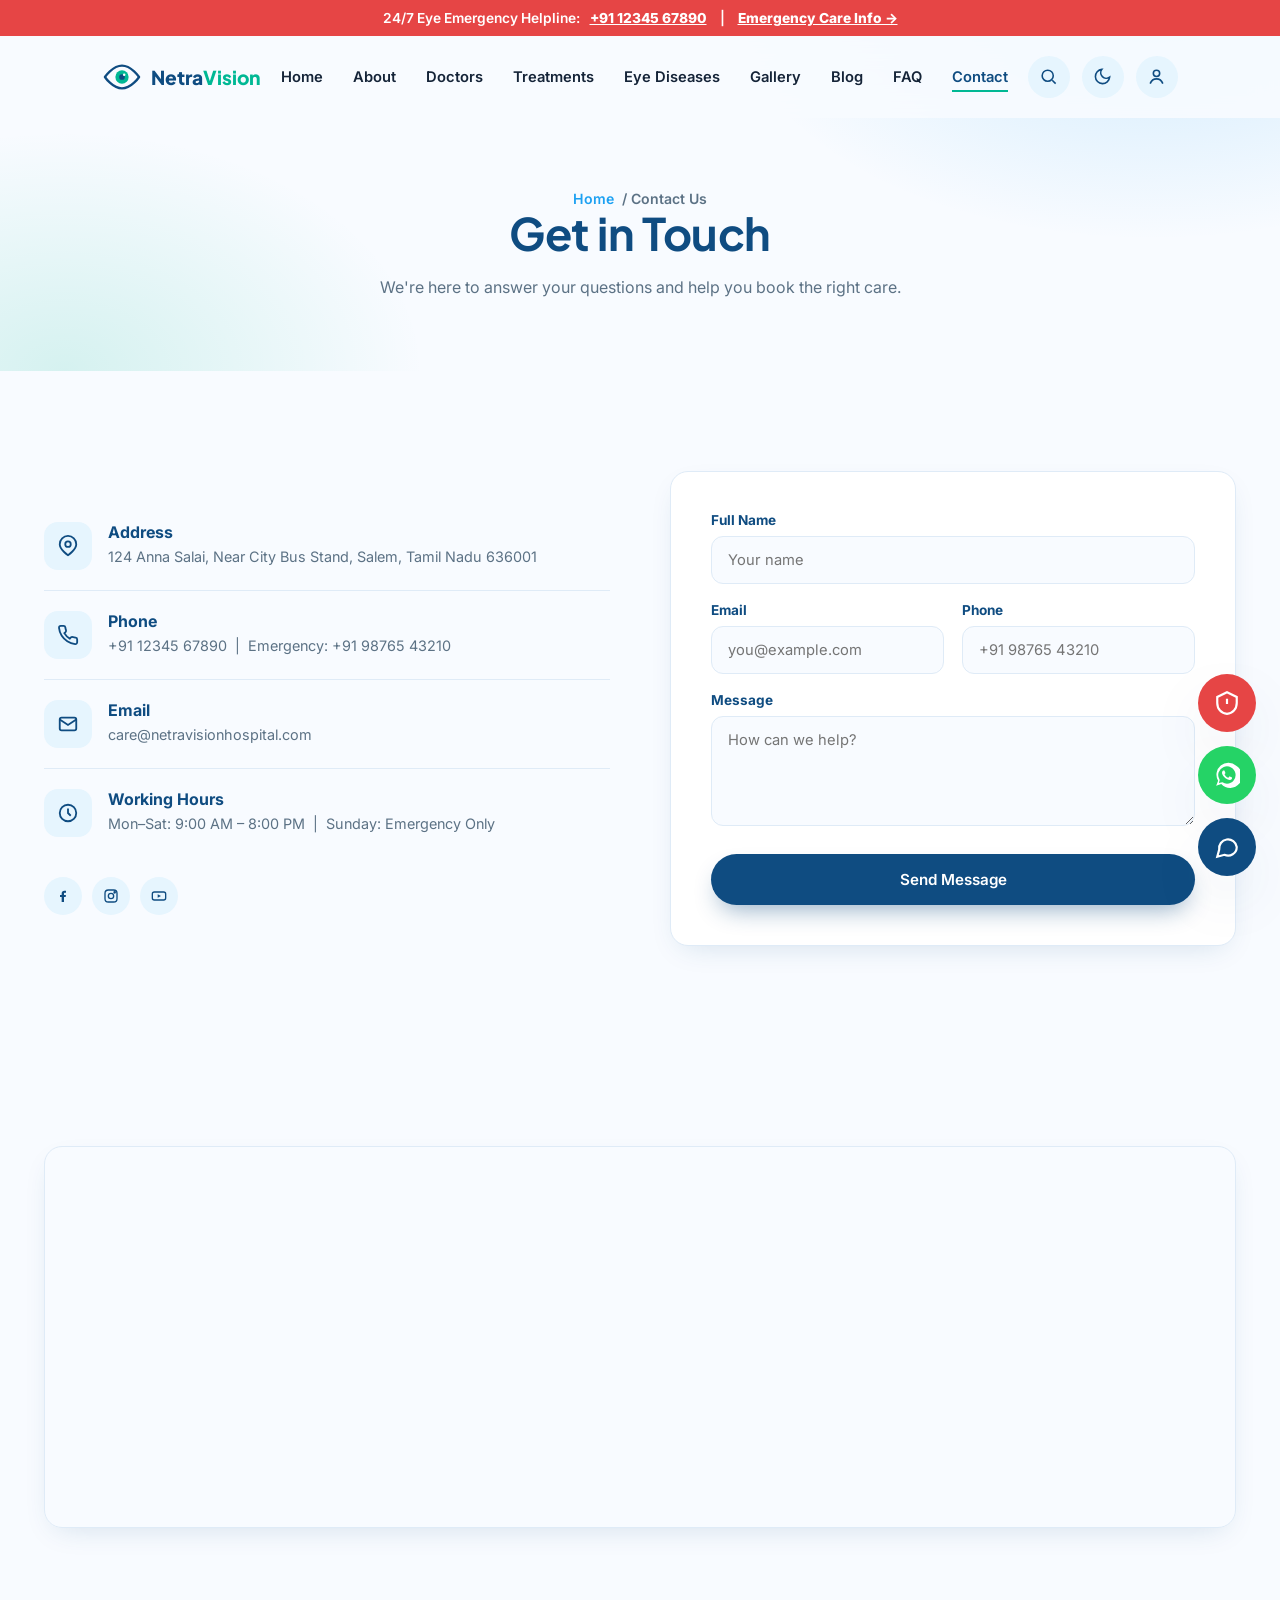
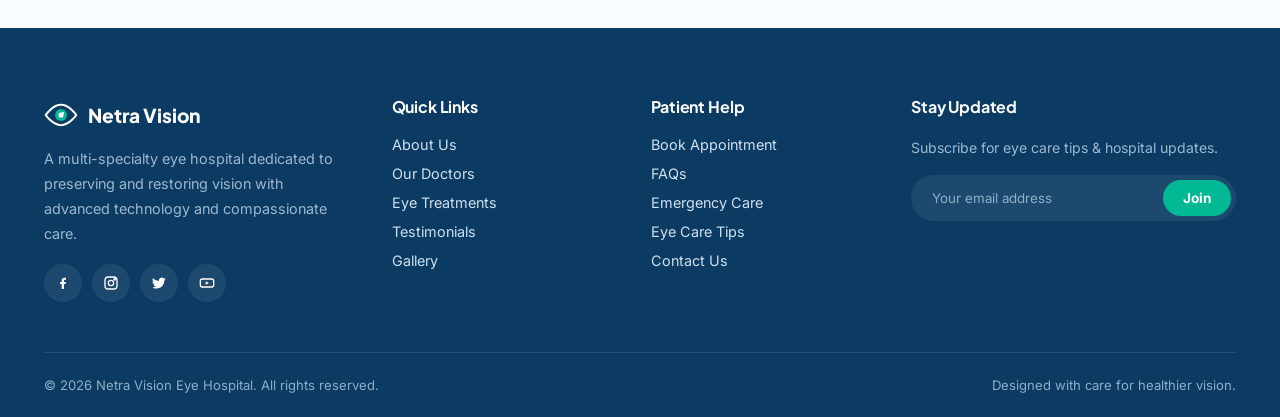
<file: contact.html>
<!DOCTYPE html>
<html lang="en">
<head>
<meta charset="UTF-8">
<meta name="viewport" content="width=device-width, initial-scale=1.0">
<title>Contact Us — Netra Vision Eye Hospital</title>
<link rel="preconnect" href="https://fonts.googleapis.com">
<link href="https://fonts.googleapis.com/css2?family=Plus+Jakarta+Sans:wght@500;700;800&family=Inter:wght@400;500;600;700&display=swap" rel="stylesheet">
<link rel="stylesheet" href="css/style.css">
</head>
<body>

<div id="app-header"></div>

<main>
  <section class="page-banner">
    <div class="container">
      <div class="breadcrumb"><a href="index.html">Home</a> / Contact Us</div>
      <h1>Get in Touch</h1>
      <p style="max-width:560px;margin:0 auto;">We're here to answer your questions and help you book the right care.</p>
    </div>
  </section>

  <section class="section">
    <div class="container two-col">
      <div data-aos="left">
        <div class="contact-info-item">
          <div class="ci-icon"><svg viewBox="0 0 24 24" fill="none" stroke="currentColor" stroke-width="2"><path d="M21 10c0 6-9 12-9 12S3 16 3 10a9 9 0 0118 0z"/><circle cx="12" cy="10" r="3"/></svg></div>
          <div><b>Address</b><span>124 Anna Salai, Near City Bus Stand, Salem, Tamil Nadu 636001</span></div>
        </div>
        <div class="contact-info-item">
          <div class="ci-icon"><svg viewBox="0 0 24 24" fill="none" stroke="currentColor" stroke-width="2"><path d="M22 16.9v3a2 2 0 01-2.2 2 19.8 19.8 0 01-8.6-3 19.5 19.5 0 01-6-6 19.8 19.8 0 01-3-8.7A2 2 0 014.1 2h3a2 2 0 012 1.7c.1 1 .3 2 .7 3a2 2 0 01-.5 2.1L8 10a16 16 0 006 6l1.2-1.3a2 2 0 012.1-.5c1 .4 2 .6 3 .7a2 2 0 011.7 2z"/></svg></div>
          <div><b>Phone</b><span>+91 12345 67890 &nbsp;|&nbsp; Emergency: +91 98765 43210</span></div>
        </div>
        <div class="contact-info-item">
          <div class="ci-icon"><svg viewBox="0 0 24 24" fill="none" stroke="currentColor" stroke-width="2"><rect x="3" y="5" width="18" height="14" rx="2"/><path d="M3 7l9 6 9-6"/></svg></div>
          <div><b>Email</b><span>care@netravisionhospital.com</span></div>
        </div>
        <div class="contact-info-item" style="border-bottom:none;">
          <div class="ci-icon"><svg viewBox="0 0 24 24" fill="none" stroke="currentColor" stroke-width="2"><circle cx="12" cy="12" r="9"/><path d="M12 7v5l3 3"/></svg></div>
          <div><b>Working Hours</b><span>Mon–Sat: 9:00 AM – 8:00 PM &nbsp;|&nbsp; Sunday: Emergency Only</span></div>
        </div>
        <div class="footer-social" style="margin-top:20px;">
          <a href="#" aria-label="Facebook" style="background:var(--sky-blue-soft)"><svg viewBox="0 0 24 24" fill="var(--dark-blue)"><path d="M13.5 21v-7.5h2.5l.4-3H13.5V8.5c0-.9.25-1.5 1.55-1.5H16.5V4.3C16.2 4.26 15.2 4.17 14 4.17c-2.4 0-4 1.46-4 4.15V10.5H7.5v3H10V21h3.5z"/></svg></a>
          <a href="#" aria-label="Instagram" style="background:var(--sky-blue-soft)"><svg viewBox="0 0 24 24" fill="none" stroke="var(--dark-blue)" stroke-width="2"><rect x="3" y="3" width="18" height="18" rx="5"/><circle cx="12" cy="12" r="4"/><circle cx="17.5" cy="6.5" r="1"/></svg></a>
          <a href="#" aria-label="YouTube" style="background:var(--sky-blue-soft)"><svg viewBox="0 0 24 24" fill="none" stroke="var(--dark-blue)" stroke-width="2"><rect x="2" y="6" width="20" height="12" rx="3"/><path d="M10 9.5l5 2.5-5 2.5z" fill="var(--dark-blue)" stroke="none"/></svg></a>
        </div>
      </div>
      <div data-aos="right">
        <div class="form-card">
          <form data-demo-form>
            <div class="field" style="margin-bottom:18px;"><label>Full Name</label><input type="text" placeholder="Your name" required></div>
            <div class="form-row">
              <div class="field"><label>Email</label><input type="email" placeholder="you@example.com" required></div>
              <div class="field"><label>Phone</label><input type="tel" placeholder="+91 98765 43210" required></div>
            </div>
            <div class="field" style="margin-bottom:24px;"><label>Message</label><textarea placeholder="How can we help?" required></textarea></div>
            <button type="submit" class="btn btn-primary btn-block">Send Message</button>
          </form>
          <div class="form-success">
            <div class="tick"><svg viewBox="0 0 24 24" fill="none" stroke="currentColor" stroke-width="2.5"><path d="M20 6L9 17l-5-5"/></svg></div>
            <h3>Message Sent!</h3>
            <p>Our team will get back to you within one business day.</p>
          </div>
        </div>
      </div>
    </div>
  </section>

  <section class="section">
    <div class="container">
      <div class="map-frame" data-aos="zoom">
        <iframe src="https://www.google.com/maps?q=eye%20hospital%20Salem%20Tamil%20Nadu&output=embed" loading="lazy" allowfullscreen></iframe>
      </div>
    </div>
  </section>
</main>

<div id="app-footer"></div>
<div id="app-floating"></div>
<script src="js/components.js"></script>
<script src="js/main.js"></script>
</body>
</html>
</file>
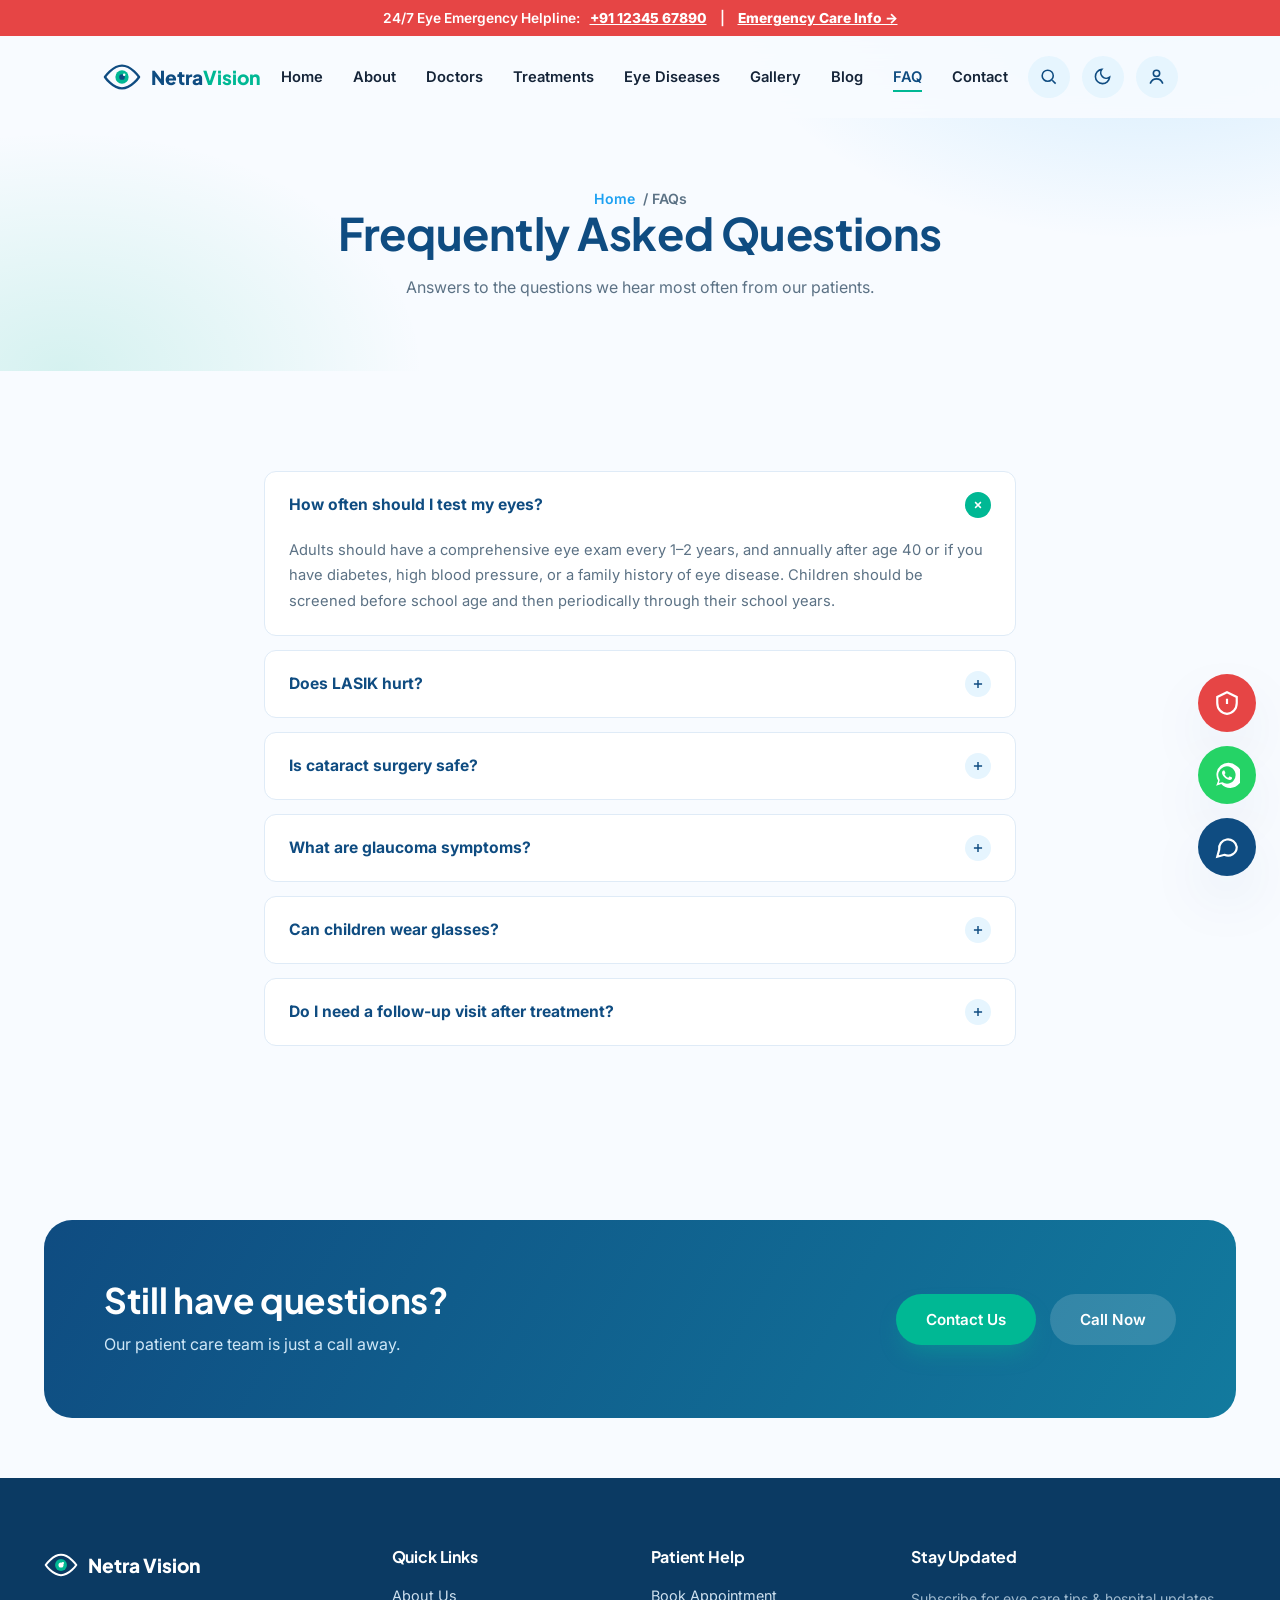
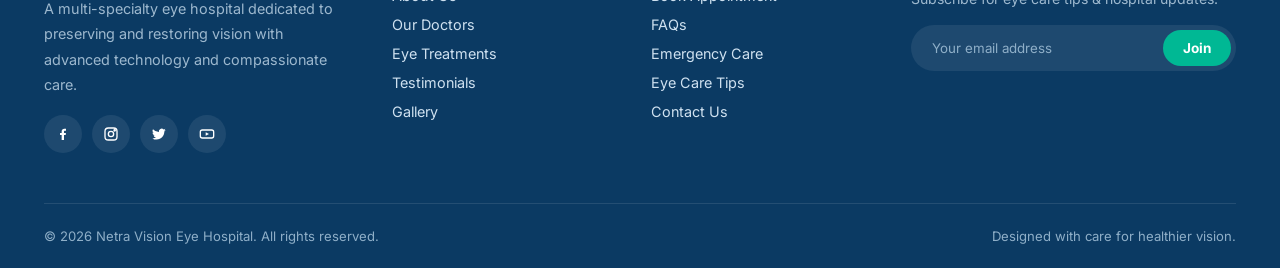
<file: faq.html>
<!DOCTYPE html>
<html lang="en">
<head>
<meta charset="UTF-8">
<meta name="viewport" content="width=device-width, initial-scale=1.0">
<title>FAQs — Netra Vision Eye Hospital</title>
<link rel="preconnect" href="https://fonts.googleapis.com">
<link href="https://fonts.googleapis.com/css2?family=Plus+Jakarta+Sans:wght@500;700;800&family=Inter:wght@400;500;600;700&display=swap" rel="stylesheet">
<link rel="stylesheet" href="css/style.css">
</head>
<body>

<div id="app-header"></div>

<main>
  <section class="page-banner">
    <div class="container">
      <div class="breadcrumb"><a href="index.html">Home</a> / FAQs</div>
      <h1>Frequently Asked Questions</h1>
      <p style="max-width:560px;margin:0 auto;">Answers to the questions we hear most often from our patients.</p>
    </div>
  </section>

  <section class="section">
    <div class="container" style="max-width:800px;">
      <div class="faq-list">
        <div class="faq-item open">
          <div class="faq-q"><span>How often should I test my eyes?</span><span class="plus"><svg width="14" height="14" viewBox="0 0 24 24" fill="none" stroke="currentColor" stroke-width="2.5"><path d="M12 5v14M5 12h14"/></svg></span></div>
          <div class="faq-a"><p>Adults should have a comprehensive eye exam every 1–2 years, and annually after age 40 or if you have diabetes, high blood pressure, or a family history of eye disease. Children should be screened before school age and then periodically through their school years.</p></div>
        </div>
        <div class="faq-item">
          <div class="faq-q"><span>Does LASIK hurt?</span><span class="plus"><svg width="14" height="14" viewBox="0 0 24 24" fill="none" stroke="currentColor" stroke-width="2.5"><path d="M12 5v14M5 12h14"/></svg></span></div>
          <div class="faq-a"><p>No. Numbing eye drops are used before the procedure, so patients typically feel only mild pressure, not pain. Some report slight grittiness or light sensitivity for a day or two afterward, which settles quickly.</p></div>
        </div>
        <div class="faq-item">
          <div class="faq-q"><span>Is cataract surgery safe?</span><span class="plus"><svg width="14" height="14" viewBox="0 0 24 24" fill="none" stroke="currentColor" stroke-width="2.5"><path d="M12 5v14M5 12h14"/></svg></span></div>
          <div class="faq-a"><p>Cataract surgery is one of the safest and most commonly performed surgeries worldwide, with a very high success rate. Our femtosecond laser-assisted technique further reduces risk and speeds up recovery time.</p></div>
        </div>
        <div class="faq-item">
          <div class="faq-q"><span>What are glaucoma symptoms?</span><span class="plus"><svg width="14" height="14" viewBox="0 0 24 24" fill="none" stroke="currentColor" stroke-width="2.5"><path d="M12 5v14M5 12h14"/></svg></span></div>
          <div class="faq-a"><p>Early-stage glaucoma often has no noticeable symptoms, which is why it's called the "silent thief of sight." As it progresses, it can cause gradual peripheral vision loss, eye pain, and halos around lights. Regular pressure checks are the best way to catch it early.</p></div>
        </div>
        <div class="faq-item">
          <div class="faq-q"><span>Can children wear glasses?</span><span class="plus"><svg width="14" height="14" viewBox="0 0 24 24" fill="none" stroke="currentColor" stroke-width="2.5"><path d="M12 5v14M5 12h14"/></svg></span></div>
          <div class="faq-a"><p>Yes, children can safely wear prescription glasses at any age, and early correction is important for proper visual development. Our pediatric team fits comfortable, durable frames designed specifically for young patients.</p></div>
        </div>
        <div class="faq-item">
          <div class="faq-q"><span>Do I need a follow-up visit after treatment?</span><span class="plus"><svg width="14" height="14" viewBox="0 0 24 24" fill="none" stroke="currentColor" stroke-width="2.5"><path d="M12 5v14M5 12h14"/></svg></span></div>
          <div class="faq-a"><p>Yes. Follow-up visits let your doctor confirm healing is on track and adjust medication if needed. Your care coordinator will schedule these automatically after your procedure.</p></div>
        </div>
      </div>
    </div>
  </section>

  <section class="section-tight">
    <div class="container">
      <div class="cta-banner" data-aos="zoom">
        <div><h2>Still have questions?</h2><p>Our patient care team is just a call away.</p></div>
        <div class="cta-actions"><a href="contact.html" class="btn btn-accent">Contact Us</a><a href="tel:+911234567890" class="btn" style="background:rgba(255,255,255,.15);color:#fff;">Call Now</a></div>
      </div>
    </div>
  </section>
</main>

<div id="app-footer"></div>
<div id="app-floating"></div>
<script src="js/components.js"></script>
<script src="js/main.js"></script>
</body>
</html>
</file>
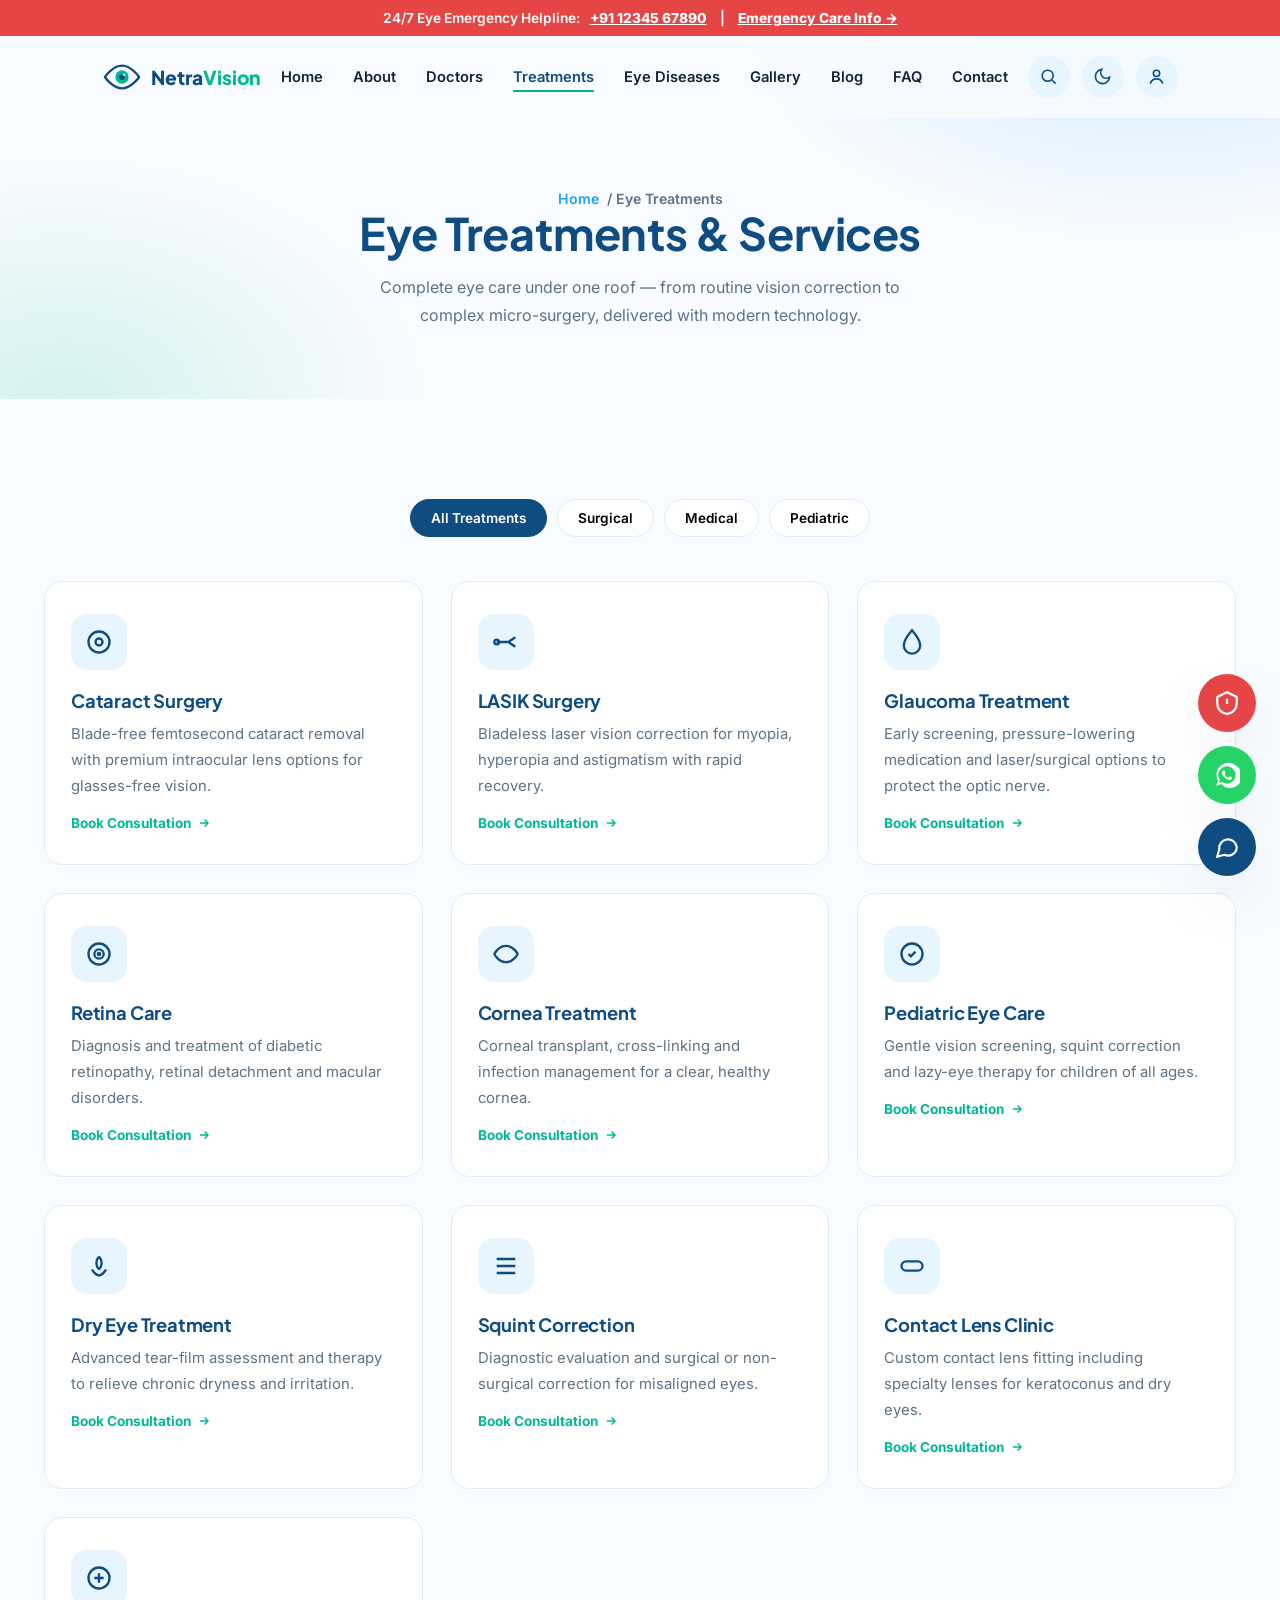
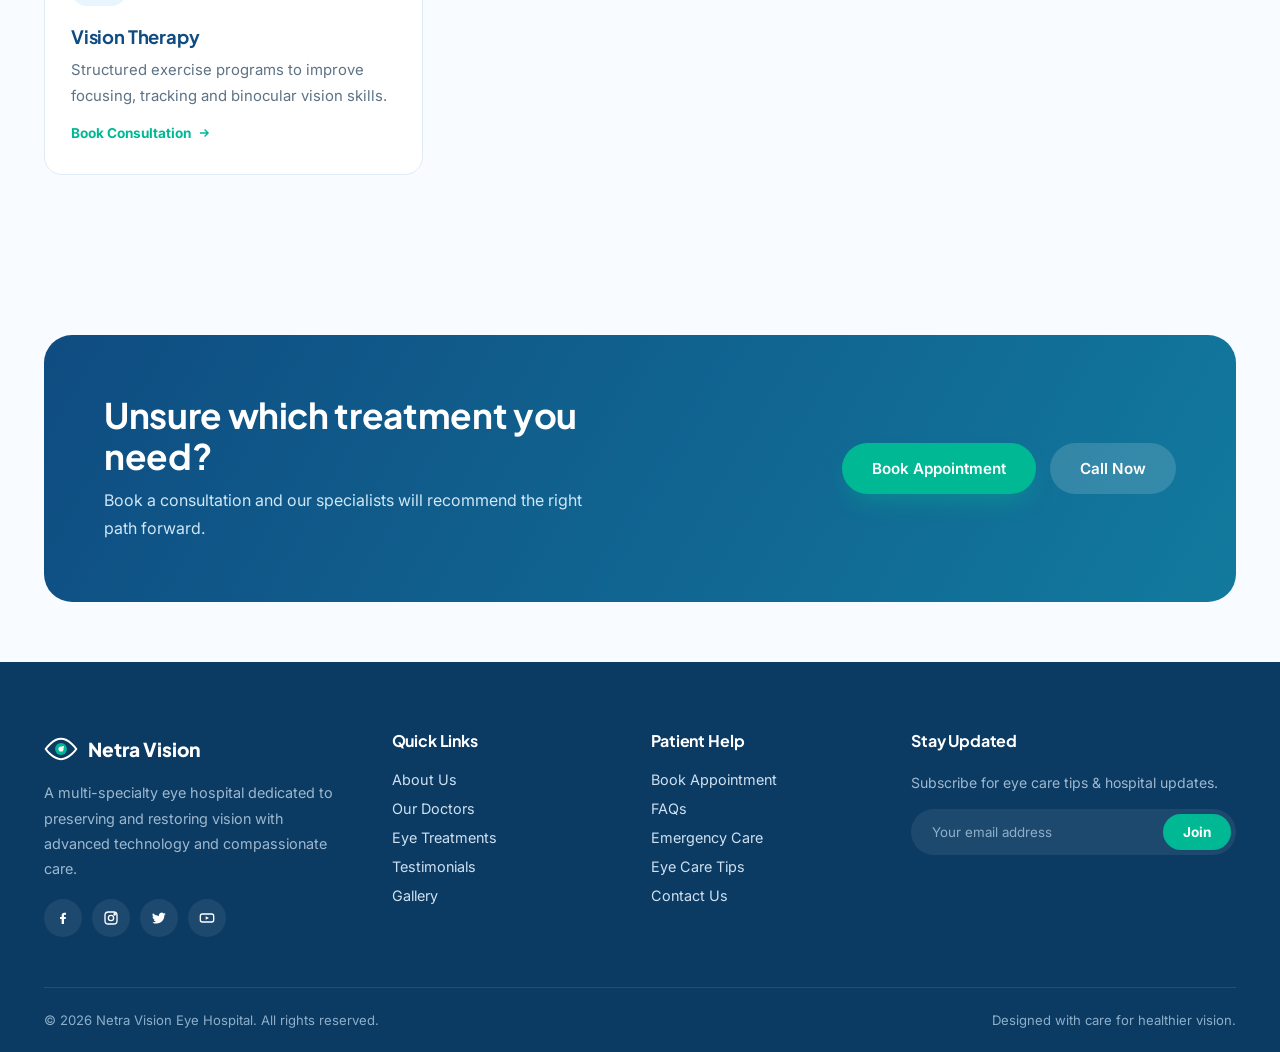
<file: treatments.html>
<!DOCTYPE html>
<html lang="en">
<head>
<meta charset="UTF-8">
<meta name="viewport" content="width=device-width, initial-scale=1.0">
<title>Eye Treatments & Services — Netra Vision Eye Hospital</title>
<link rel="preconnect" href="https://fonts.googleapis.com">
<link href="https://fonts.googleapis.com/css2?family=Plus+Jakarta+Sans:wght@500;700;800&family=Inter:wght@400;500;600;700&display=swap" rel="stylesheet">
<link rel="stylesheet" href="css/style.css">
</head>
<body>

<div id="app-header"></div>

<main>
  <section class="page-banner">
    <div class="container">
      <div class="breadcrumb"><a href="index.html">Home</a> / Eye Treatments</div>
      <h1>Eye Treatments &amp; Services</h1>
      <p style="max-width:580px;margin:0 auto;">Complete eye care under one roof — from routine vision correction to complex micro-surgery, delivered with modern technology.</p>
    </div>
  </section>

  <section class="section">
    <div class="container">
      <div class="doc-filters" data-aos="up">
        <button class="filter-chip active" data-tfilter="all">All Treatments</button>
        <button class="filter-chip" data-tfilter="surgical">Surgical</button>
        <button class="filter-chip" data-tfilter="medical">Medical</button>
        <button class="filter-chip" data-tfilter="pediatric">Pediatric</button>
      </div>
      <div class="grid grid-3" id="treatmentGrid"></div>
    </div>
  </section>

  <section class="section-tight">
    <div class="container">
      <div class="cta-banner" data-aos="zoom">
        <div><h2>Unsure which treatment you need?</h2><p>Book a consultation and our specialists will recommend the right path forward.</p></div>
        <div class="cta-actions"><a href="appointment.html" class="btn btn-accent">Book Appointment</a><a href="tel:+911234567890" class="btn" style="background:rgba(255,255,255,.15);color:#fff;">Call Now</a></div>
      </div>
    </div>
  </section>
</main>

<div id="app-footer"></div>
<div id="app-floating"></div>
<script src="js/components.js"></script>
<script src="js/main.js"></script>
<script>
const treatments = [
  {type:'surgical', title:'Cataract Surgery', desc:'Blade-free femtosecond cataract removal with premium intraocular lens options for glasses-free vision.', icon:'<circle cx="12" cy="12" r="9"/><circle cx="12" cy="12" r="3"/>'},
  {type:'surgical', title:'LASIK Surgery', desc:'Bladeless laser vision correction for myopia, hyperopia and astigmatism with rapid recovery.', icon:'<path d="M4 12h10M14 12l6-4M14 12l6 4"/><circle cx="4" cy="12" r="2"/>'},
  {type:'medical', title:'Glaucoma Treatment', desc:'Early screening, pressure-lowering medication and laser/surgical options to protect the optic nerve.', icon:'<path d="M12 2s7 8 7 13a7 7 0 01-14 0c0-5 7-13 7-13z"/>'},
  {type:'surgical', title:'Retina Care', desc:'Diagnosis and treatment of diabetic retinopathy, retinal detachment and macular disorders.', icon:'<circle cx="12" cy="12" r="9"/><circle cx="12" cy="12" r="4"/><circle cx="12" cy="12" r="1"/>'},
  {type:'surgical', title:'Cornea Treatment', desc:'Corneal transplant, cross-linking and infection management for a clear, healthy cornea.', icon:'<path d="M2 12s3.5-7 10-7 10 7 10 7-3.5 7-10 7-10-7-10-7z"/>'},
  {type:'pediatric', title:'Pediatric Eye Care', desc:'Gentle vision screening, squint correction and lazy-eye therapy for children of all ages.', icon:'<path d="M9 12l2 2 4-4"/><circle cx="12" cy="12" r="9"/>'},
  {type:'medical', title:'Dry Eye Treatment', desc:'Advanced tear-film assessment and therapy to relieve chronic dryness and irritation.', icon:'<path d="M12 4c-3 3-3 8 0 11M12 4c3 3 3 8 0 11" /><path d="M6 15c1.5 3 4.5 5 6 5s4.5-2 6-5"/>'},
  {type:'pediatric', title:'Squint Correction', desc:'Diagnostic evaluation and surgical or non-surgical correction for misaligned eyes.', icon:'<path d="M4 12h16M4 6h16M4 18h16"/>'},
  {type:'medical', title:'Contact Lens Clinic', desc:'Custom contact lens fitting including specialty lenses for keratoconus and dry eyes.', icon:'<rect x="3" y="8" width="18" height="8" rx="4"/>'},
  {type:'medical', title:'Vision Therapy', desc:'Structured exercise programs to improve focusing, tracking and binocular vision skills.', icon:'<path d="M12 8v8M8 12h8"/><circle cx="12" cy="12" r="9"/>'},
];
document.getElementById('treatmentGrid').innerHTML = treatments.map(t=>`
  <div class="card" data-aos="up" data-ttype="${t.type}">
    <div class="card-icon"><svg viewBox="0 0 24 24" fill="none" stroke="currentColor" stroke-width="2">${t.icon}</svg></div>
    <h3>${t.title}</h3><p>${t.desc}</p>
    <a href="appointment.html" class="card-link">Book Consultation
      <svg viewBox="0 0 24 24" fill="none" stroke="currentColor" stroke-width="2.4"><path d="M5 12h14M13 6l6 6-6 6"/></svg>
    </a>
  </div>`).join('');
</script>
</body>
</html>
</file>
<file: css/style.css>
html,
body{
    width:100%;
    overflow-x:hidden;
}
:root{
  --dark-blue:#0F4C81;
  --dark-blue-2:#0B3A63;
  --sky-blue:#1DA1F2;
  --sky-blue-soft:#E6F5FE;
  --green:#00B894;
  --green-soft:#E4FBF4;
  --bg:#F8FBFF;
  --white:#FFFFFF;
  --text:#152438;
  --text-mute:#5C7285;
  --line:#DFEBF7;
  --shadow:0 10px 30px -12px rgba(15,76,129,.18);
  --shadow-lg:0 25px 60px -15px rgba(15,76,129,.25);
  --radius:18px;
  --radius-sm:12px;
  --ease:cubic-bezier(.22,1,.36,1);
  --header-h:120px;
}

[data-theme="dark"]{
  --bg:#08131F;
  --white:#0E1F31;
  --text:#EAF4FF;
  --text-mute:#94ABC2;
  --line:#173047;
  --sky-blue-soft:#0F2C42;
  --green-soft:#0B2E28;
  --shadow:0 10px 30px -12px rgba(0,0,0,.5);
}

*,*::before,*::after{box-sizing:border-box;}
html{scroll-behavior:smooth;}
body{
  margin:0;
  font-family:'Inter',sans-serif;
  background:var(--bg);
  color:var(--text);
  -webkit-font-smoothing:antialiased;
  overflow-x:hidden;
  transition:background .4s var(--ease),color .4s var(--ease);
}
h1,h2,h3,h4,.display{
  font-family:'Plus Jakarta Sans',sans-serif;
  color:var(--dark-blue);
  line-height:1.15;
  margin:0;
  letter-spacing:-.01em;
}
[data-theme="dark"] h1,[data-theme="dark"] h2,[data-theme="dark"] h3,[data-theme="dark"] h4{color:var(--white-text,#EAF4FF);}
p{color:var(--text-mute);line-height:1.75;margin:0;}
a{text-decoration:none;color:inherit;}
img{max-width:100%;display:block;}
ul{margin:0;padding:0;list-style:none;}
button{font-family:inherit;cursor:pointer;border:none;background:none;}
.container{max-width:1240px;margin:0 auto;padding:0 24px;}
.section{padding:100px 0;}
.section-tight{padding:60px 0;}
@media(max-width:768px){.section{padding:64px 0;} .section-tight{padding:40px 0;}}

.eyebrow{
  display:inline-flex;align-items:center;gap:8px;
  font-size:.78rem;font-weight:700;letter-spacing:.14em;text-transform:uppercase;
  color:var(--green);background:var(--green-soft);
  padding:8px 16px;border-radius:100px;margin-bottom:18px;
}
.eyebrow svg{width:14px;height:14px;}

.section-head{max-width:640px;margin:0 auto 56px;text-align:center;}
.section-head h2{font-size:clamp(1.8rem,3.2vw,2.6rem);margin-bottom:14px;}
.section-head p{font-size:1.05rem;}

/* ---------- Buttons ---------- */
.btn{
  display:inline-flex;align-items:center;justify-content:center;gap:10px;
  padding:16px 30px;border-radius:100px;font-weight:600;font-size:.95rem;
  transition:transform .35s var(--ease),box-shadow .35s var(--ease),background .3s;
  white-space:nowrap;
}
.btn-primary{background:var(--dark-blue);color:#fff;box-shadow:0 12px 24px -8px rgba(15,76,129,.45);}
.btn-primary:hover{transform:translateY(-3px);box-shadow:0 18px 30px -8px rgba(15,76,129,.5);background:var(--dark-blue-2);}
.btn-outline{background:transparent;color:var(--dark-blue);border:1.5px solid var(--dark-blue);}
[data-theme="dark"] .btn-outline{color:#EAF4FF;border-color:#3a5a78;}
.btn-outline:hover{background:var(--dark-blue);color:#fff;transform:translateY(-3px);}
.btn-accent{background:var(--green);color:#fff;box-shadow:0 12px 24px -8px rgba(0,184,148,.45);}
.btn-accent:hover{transform:translateY(-3px);box-shadow:0 18px 30px -8px rgba(0,184,148,.5);}
.btn-sm{padding:11px 22px;font-size:.85rem;}
.btn-block{width:100%;}

/* ============================================================
   LOADER — animated eye opening
   ============================================================ */
#site-loader{
  position:fixed;inset:0;z-index:9999;
  background:linear-gradient(160deg,#0B3A63,#0F4C81 55%,#127a9e);
  display:flex;align-items:center;justify-content:center;flex-direction:column;gap:22px;
  transition:opacity .7s var(--ease),visibility .7s var(--ease);
}
#site-loader.hide{opacity:0;visibility:hidden;pointer-events:none;}
.eye-wrap{position:relative;width:130px;height:130px;border-radius:50%;background:#fff;overflow:hidden;box-shadow:0 0 0 6px rgba(255,255,255,.15),0 20px 50px -10px rgba(0,0,0,.4);}
.eye-white{position:absolute;inset:0;border-radius:50%;background:#fff;display:flex;align-items:center;justify-content:center;}
.eye-iris{width:58px;height:58px;border-radius:50%;background:var(--sky-blue);display:flex;align-items:center;justify-content:center;position:relative;opacity:0;animation:irisIn .6s 1.05s var(--ease) forwards;}
.eye-pupil{width:26px;height:26px;border-radius:50%;background:#0B3A63;position:relative;}
.eye-sparkle{position:absolute;top:9px;left:10px;width:9px;height:9px;background:#fff;border-radius:50%;}
.eye-lid{position:absolute;left:-2px;right:-2px;height:52%;background:linear-gradient(180deg,var(--dark-blue-2),var(--dark-blue));}
.eye-lid.top{top:-1px;animation:lidTop 1s .25s var(--ease) forwards;}
.eye-lid.bottom{bottom:-1px;animation:lidBottom 1s .25s var(--ease) forwards;}
@keyframes lidTop{to{transform:translateY(-100%);}}
@keyframes lidBottom{to{transform:translateY(100%);}}
@keyframes irisIn{from{opacity:0;transform:scale(.3);}to{opacity:1;transform:scale(1);}}
.loader-text{color:#fff;font-family:'Plus Jakarta Sans',sans-serif;letter-spacing:.06em;font-size:.95rem;opacity:.9;}
.loader-bar{width:160px;height:3px;border-radius:10px;background:rgba(255,255,255,.25);overflow:hidden;}
.loader-bar span{display:block;height:100%;width:0%;background:var(--green);border-radius:10px;animation:loadBar 3s var(--ease) forwards;}
@keyframes loadBar{to{width:100%;}}

/* ============================================================
   NAVBAR
   ============================================================ */
.header-fixed{position:fixed;top:0;left:0;right:0;z-index:900;}
.navbar{
  height:82px;display:flex;align-items:center;
  background:rgba(248,251,255,.9);backdrop-filter:blur(14px);
  border-bottom:1px solid transparent;
  transition:background .35s,box-shadow .35s,border-color .35s;
}
[data-theme="dark"] .navbar{background:rgba(8,19,31,.75);}
.navbar.scrolled{background:rgba(248,251,255,.94);box-shadow:0 8px 30px -14px rgba(15,76,129,.25);border-color:var(--line);}
[data-theme="dark"] .navbar.scrolled{background:rgba(8,19,31,.94);}
.navbar .container{display:flex;align-items:center;justify-content:space-between;gap:20px;}
.brand{display:flex;align-items:center;gap:10px;font-family:'Plus Jakarta Sans';font-weight:800;font-size:1.2rem;color:var(--dark-blue);}
[data-theme="dark"] .brand{color:#EAF4FF;}
.brand .eye-logo{width:38px;height:38px;flex:none;}
.brand span em{color:var(--green);font-style:normal;}

.nav-links{display:flex;align-items:center;gap:30px;}
.nav-links a{
  font-size:.92rem;font-weight:600;color:var(--text);position:relative;padding:6px 0;
}
.nav-links a::after{content:'';position:absolute;left:0;bottom:0;height:2px;width:0;background:var(--green);transition:width .3s var(--ease);}
.nav-links a:hover::after,.nav-links a.active::after{width:100%;}
.nav-links a.active{color:var(--dark-blue);}
[data-theme="dark"] .nav-links a.active{color:var(--sky-blue);}

.nav-actions{display:flex;align-items:center;gap:12px;}
.icon-btn{
  width:42px;height:42px;border-radius:50%;display:flex;align-items:center;justify-content:center;
  background:var(--sky-blue-soft);color:var(--dark-blue);transition:background .3s,transform .3s,color .3s;
}
[data-theme="dark"] .icon-btn{color:#EAF4FF;}
.icon-btn:hover{background:var(--green);color:#fff;transform:translateY(-2px);}
.icon-btn svg{width:19px;height:19px;}
.hamburger{display:none;width:42px;height:42px;border-radius:50%;background:var(--sky-blue-soft);align-items:center;justify-content:center;flex-direction:column;gap:5px;}
.hamburger span{width:19px;height:2px;background:var(--dark-blue);border-radius:2px;transition:all .3s;}
[data-theme="dark"] .hamburger span{background:#EAF4FF;}

.mobile-panel{
  position:fixed;top:var(--header-h);left:0;right:0;bottom:0;background:var(--bg);
  z-index:850;transform:translateX(100%);transition:transform .45s var(--ease);
  padding:30px 24px;overflow-y:auto;
}
.mobile-panel.open{transform:translateX(0);}
.mobile-panel a{display:block;padding:16px 4px;font-size:1.05rem;font-weight:600;border-bottom:1px solid var(--line);}
@media(max-width:960px){
  .nav-links{display:none;}
  .hamburger{display:flex;}
}
@media(min-width:961px){.mobile-panel{display:none;}}

/* ============================================================
   HERO
   ============================================================ */
.hero{
  position:relative;padding:calc(var(--header-h) + 60px) 0 90px;overflow:hidden;
  background:
    radial-gradient(900px 500px at 85% -10%, rgba(29,161,242,.16), transparent 60%),
    radial-gradient(700px 500px at -10% 110%, rgba(0,184,148,.14), transparent 60%),
    var(--bg);
}
.hero .container{display:grid;grid-template-columns:1.05fr .95fr;gap:50px;align-items:center;}
.hero-copy h1{font-size:clamp(2.3rem,4.6vw,3.6rem);margin-bottom:20px;}
.hero-copy h1 em{font-style:normal;color:var(--green);position:relative;}
.hero-copy p{font-size:1.12rem;max-width:520px;margin-bottom:32px;}
.hero-actions{display:flex;gap:16px;flex-wrap:wrap;margin-bottom:44px;}
.hero-stats{display:flex;gap:34px;flex-wrap:wrap;}
.hero-stat b{display:block;font-family:'Plus Jakarta Sans';font-size:1.7rem;color:var(--dark-blue);}
[data-theme="dark"] .hero-stat b{color:#EAF4FF;}
.hero-stat span{font-size:.82rem;color:var(--text-mute);}

.hero-visual{position:relative;}
.hero-visual .frame{
  position:relative;border-radius:28px;overflow:hidden;box-shadow:var(--shadow-lg);
  aspect-ratio:4/4.6;
}
.hero-visual .frame img{width:100%;height:100%;object-fit:cover;}
.floating-card{
  position:absolute;background:var(--white);border-radius:16px;box-shadow:var(--shadow);
  padding:14px 18px;display:flex;align-items:center;gap:12px;animation:floatY 4.5s ease-in-out infinite;
}
.floating-card.card-1{top:8%;left:-38px;}
.floating-card.card-2{bottom:10%;right:-30px;animation-delay:1s;}
.floating-card .fc-icon{width:42px;height:42px;border-radius:12px;background:var(--green-soft);display:flex;align-items:center;justify-content:center;color:var(--green);flex:none;}
.floating-card .fc-icon svg{width:22px;height:22px;}
.floating-card b{display:block;font-size:.95rem;color:var(--dark-blue);}
[data-theme="dark"] .floating-card{background:#0E1F31;}
[data-theme="dark"] .floating-card b{color:#EAF4FF;}
.floating-card span{font-size:.78rem;color:var(--text-mute);}
@keyframes floatY{0%,100%{transform:translateY(0);}50%{transform:translateY(-14px);}}
.eye-watermark{position:absolute;opacity:.06;pointer-events:none;}
@media(max-width:960px){
  .hero .container{grid-template-columns:1fr;}
  .hero-visual{order:-1;max-width:420px;margin:0 auto;}
  .floating-card{display:none;}
}

/* ============================================================
   STATS COUNTER STRIP
   ============================================================ */
.stats-strip{background:var(--dark-blue);padding:56px 0;}
.stats-grid{display:grid;grid-template-columns:repeat(4,1fr);gap:20px;text-align:center;}
.stat-item b{display:block;font-family:'Plus Jakarta Sans';font-size:2.4rem;color:#fff;}
.stat-item span{color:#BBD8EE;font-size:.88rem;font-weight:600;letter-spacing:.03em;}
@media(max-width:768px){.stats-grid{grid-template-columns:repeat(2,1fr);gap:32px;}}

/* ============================================================
   CARDS — generic
   ============================================================ */
.grid{display:grid;gap:28px;}
.grid-3{grid-template-columns:repeat(3,1fr);}
.grid-4{grid-template-columns:repeat(4,1fr);}
.grid-2{grid-template-columns:repeat(2,1fr);}
@media(max-width:960px){.grid-3,.grid-4{grid-template-columns:repeat(2,1fr);}}
@media(max-width:640px){.grid-3,.grid-4,.grid-2{grid-template-columns:1fr;}}

.card{
  background:var(--white);border-radius:var(--radius);padding:32px 26px;border:1px solid var(--line);
  transition:transform .4s var(--ease),box-shadow .4s var(--ease),border-color .4s;
}
.card:hover{transform:translateY(-8px);box-shadow:var(--shadow-lg);border-color:transparent;}
.card-icon{width:56px;height:56px;border-radius:16px;background:var(--sky-blue-soft);color:var(--dark-blue);display:flex;align-items:center;justify-content:center;margin-bottom:20px;transition:background .4s,color .4s;}
.card-icon svg{width:28px;height:28px;}
.card:hover .card-icon{background:var(--green);color:#fff;}
.card h3{font-size:1.15rem;margin-bottom:10px;}
.card p{font-size:.93rem;}
.card-link{display:inline-flex;align-items:center;gap:6px;margin-top:16px;font-weight:700;font-size:.85rem;color:var(--green);}
.card-link svg{width:14px;height:14px;transition:transform .3s;}
.card-link:hover svg{transform:translateX(4px);}

/* Why choose us */
.why-item{display:flex;gap:18px;align-items:flex-start;}
.why-icon{width:52px;height:52px;border-radius:14px;background:var(--green-soft);color:var(--green);display:flex;align-items:center;justify-content:center;flex:none;}
.why-icon svg{width:26px;height:26px;}
.why-item h4{font-size:1.05rem;margin-bottom:6px;}
.why-item p{font-size:.92rem;}

/* ============================================================
   DOCTORS
   ============================================================ */
.doc-card{background:var(--white);border-radius:var(--radius);overflow:hidden;border:1px solid var(--line);transition:transform .4s var(--ease),box-shadow .4s var(--ease);}
.doc-card:hover{transform:translateY(-8px);box-shadow:var(--shadow-lg);}
.doc-photo{position:relative;aspect-ratio:3/3.2;overflow:hidden;}
.doc-photo img{width:100%;height:100%;object-fit:cover;transition:transform .6s var(--ease);}
.doc-card:hover .doc-photo img{transform:scale(1.06);}
.doc-tag{position:absolute;top:14px;left:14px;background:var(--green);color:#fff;font-size:.72rem;font-weight:700;padding:5px 12px;border-radius:100px;}
.doc-body{padding:22px 22px 26px;}
.doc-body h3{font-size:1.15rem;margin-bottom:2px;}
.doc-role{color:var(--sky-blue);font-weight:700;font-size:.85rem;margin-bottom:12px;display:block;}
.doc-meta{display:flex;flex-direction:column;gap:6px;margin-bottom:16px;}
.doc-meta div{display:flex;gap:8px;align-items:center;font-size:.85rem;color:var(--text-mute);}
.doc-meta svg{width:15px;height:15px;color:var(--green);flex:none;}
.doc-filters{display:flex;flex-wrap:wrap;gap:10px;justify-content:center;margin-bottom:44px;}
.filter-chip{padding:10px 20px;border-radius:100px;background:var(--white);border:1px solid var(--line);font-size:.85rem;font-weight:600;transition:.3s;}
.filter-chip.active,.filter-chip:hover{background:var(--dark-blue);color:#fff;border-color:var(--dark-blue);}
.search-bar{display:flex;align-items:center;gap:12px;background:var(--white);border:1px solid var(--line);border-radius:100px;padding:8px 8px 8px 22px;max-width:460px;margin:0 auto 30px;box-shadow:var(--shadow);}
.search-bar input{border:none;outline:none;flex:1;font-family:inherit;font-size:.92rem;background:transparent;color:var(--text);}
.search-bar svg{width:18px;height:18px;color:var(--text-mute);flex:none;}

/* ============================================================
   TESTIMONIALS SLIDER
   ============================================================ */
.t-slider{position:relative;max-width:760px;margin:0 auto;overflow:hidden;}
.t-track{display:flex;transition:transform .6s var(--ease);}
.t-slide{flex:0 0 100%;padding:6px;}
.t-card{background:var(--white);border-radius:var(--radius);padding:40px;text-align:center;border:1px solid var(--line);box-shadow:var(--shadow);}
.t-stars{color:#F5B301;font-size:1.1rem;margin-bottom:16px;letter-spacing:3px;}
.t-quote{font-size:1.08rem;color:var(--text);font-style:italic;margin-bottom:24px;}
.t-person{display:flex;align-items:center;justify-content:center;gap:14px;}
.t-person img{width:52px;height:52px;border-radius:50%;object-fit:cover;}
.t-person b{display:block;color:var(--dark-blue);}
[data-theme="dark"] .t-person b{color:#EAF4FF;}
.t-person span{font-size:.82rem;color:var(--text-mute);}
.t-dots{display:flex;justify-content:center;gap:10px;margin-top:26px;}
.t-dots button{width:9px;height:9px;border-radius:50%;background:var(--line);transition:.3s;}
.t-dots button.active{background:var(--green);width:26px;border-radius:6px;}
.t-arrow{position:absolute;top:50%;transform:translateY(-50%);width:46px;height:46px;border-radius:50%;background:var(--white);box-shadow:var(--shadow);display:flex;align-items:center;justify-content:center;color:var(--dark-blue);z-index:5;}
.t-arrow.prev{left:-6px;}.t-arrow.next{right:-6px;}
@media(max-width:640px){.t-arrow{display:none;}}

/* ============================================================
   BEFORE / AFTER
   ============================================================ */
.ba-wrap{position:relative;border-radius:var(--radius);overflow:hidden;box-shadow:var(--shadow-lg);aspect-ratio:16/9;user-select:none;}
.ba-wrap img{position:absolute;inset:0;width:100%;height:100%;object-fit:cover;}
.ba-after{clip-path:inset(0 0 0 50%);}
.ba-slider-line{position:absolute;top:0;bottom:0;left:50%;width:4px;background:#fff;transform:translateX(-2px);z-index:4;}
.ba-handle{position:absolute;top:50%;left:50%;transform:translate(-50%,-50%);width:48px;height:48px;border-radius:50%;background:#fff;display:flex;align-items:center;justify-content:center;box-shadow:0 6px 18px rgba(0,0,0,.25);z-index:5;color:var(--dark-blue);}
.ba-label{position:absolute;top:16px;padding:6px 14px;background:rgba(0,0,0,.55);color:#fff;font-size:.75rem;font-weight:700;border-radius:100px;z-index:3;}
.ba-label.left{left:16px;}.ba-label.right{right:16px;}
.ba-range{position:absolute;inset:0;width:100%;height:100%;opacity:0;cursor:ew-resize;z-index:6;}

/* ============================================================
   FAQ ACCORDION
   ============================================================ */
.faq-item{background:var(--white);border:1px solid var(--line);border-radius:var(--radius-sm);margin-bottom:14px;overflow:hidden;}
.faq-q{display:flex;align-items:center;justify-content:space-between;padding:20px 24px;font-weight:700;font-size:.98rem;color:var(--dark-blue);gap:16px;}
[data-theme="dark"] .faq-q{color:#EAF4FF;}
.faq-q .plus{width:26px;height:26px;border-radius:50%;background:var(--sky-blue-soft);color:var(--dark-blue);display:flex;align-items:center;justify-content:center;flex:none;transition:transform .35s var(--ease),background .3s;}
[data-theme="dark"] .faq-q .plus{color:#EAF4FF;}
.faq-item.open .faq-q .plus{transform:rotate(135deg);background:var(--green);color:#fff;}
.faq-a{max-height:0;overflow:hidden;transition:max-height .4s var(--ease);}
.faq-a p{padding:0 24px 20px;font-size:.92rem;}
.faq-item.open .faq-a{max-height:220px;}

/* ============================================================
   GALLERY
   ============================================================ */
.gallery-item{position:relative;border-radius:var(--radius-sm);overflow:hidden;aspect-ratio:1/1;cursor:pointer;}
.gallery-item img{width:100%;height:100%;object-fit:cover;transition:transform .5s var(--ease);}
.gallery-item:hover img{transform:scale(1.1);}
.gallery-item::after{content:attr(data-label);position:absolute;left:12px;bottom:12px;background:rgba(15,76,129,.85);color:#fff;font-size:.72rem;font-weight:700;padding:5px 12px;border-radius:100px;opacity:0;transform:translateY(8px);transition:.35s var(--ease);}
.gallery-item:hover::after{opacity:1;transform:translateY(0);}
.lightbox{position:fixed;inset:0;background:rgba(6,18,30,.92);z-index:2000;display:flex;align-items:center;justify-content:center;opacity:0;visibility:hidden;transition:.35s var(--ease);}
.lightbox.open{opacity:1;visibility:visible;}
.lightbox img{max-width:88vw;max-height:82vh;border-radius:14px;}
.lightbox-close{position:absolute;top:26px;right:30px;width:46px;height:46px;border-radius:50%;background:rgba(255,255,255,.12);color:#fff;display:flex;align-items:center;justify-content:center;}

/* ============================================================
   FORMS
   ============================================================ */
.form-card{background:var(--white);border:1px solid var(--line);border-radius:var(--radius);padding:40px;box-shadow:var(--shadow);}
.form-row{display:grid;grid-template-columns:1fr 1fr;gap:18px;margin-bottom:18px;}
@media(max-width:640px){.form-row{grid-template-columns:1fr;}}
.field label{display:block;font-size:.85rem;font-weight:700;color:var(--dark-blue);margin-bottom:8px;}
[data-theme="dark"] .field label{color:#EAF4FF;}
.field input,.field select,.field textarea{
  width:100%;padding:14px 16px;border-radius:12px;border:1.5px solid var(--line);
  font-family:inherit;font-size:.92rem;background:var(--bg);color:var(--text);transition:border-color .3s,box-shadow .3s;
}
.field input:focus,.field select:focus,.field textarea:focus{outline:none;border-color:var(--sky-blue);box-shadow:0 0 0 4px var(--sky-blue-soft);}
.field textarea{resize:vertical;min-height:110px;}
.form-success{display:none;text-align:center;padding:40px 20px;}
.form-success.show{display:block;}
.form-success .tick{width:70px;height:70px;border-radius:50%;background:var(--green-soft);color:var(--green);display:flex;align-items:center;justify-content:center;margin:0 auto 18px;}
.form-success .tick svg{width:34px;height:34px;}

/* ============================================================
   CTA BANNER
   ============================================================ */
.cta-banner{
  border-radius:28px;padding:60px;display:flex;align-items:center;justify-content:space-between;gap:30px;flex-wrap:wrap;
  background:linear-gradient(120deg,var(--dark-blue),#127a9e);position:relative;overflow:hidden;
}
.cta-banner h2{color:#fff;font-size:clamp(1.5rem,3vw,2.2rem);max-width:520px;}
.cta-banner p{color:#CFE7F7;max-width:480px;margin-top:10px;}
.cta-actions{display:flex;gap:14px;flex-wrap:wrap;position:relative;z-index:2;}
.cta-banner .eye-watermark{right:-40px;top:-40px;opacity:.12;}

/* ============================================================
   FOOTER
   ============================================================ */
footer{background:var(--dark-blue-2);color:#CFE1F0;padding-top:70px;}
.footer-grid{display:grid;grid-template-columns:1.4fr 1fr 1fr 1.2fr;gap:40px;padding-bottom:50px;border-bottom:1px solid rgba(255,255,255,.1);}
@media(max-width:900px){.footer-grid{grid-template-columns:1fr 1fr;}}
@media(max-width:560px){.footer-grid{grid-template-columns:1fr;}}
.footer-brand{display:flex;align-items:center;gap:10px;font-family:'Plus Jakarta Sans';font-weight:800;font-size:1.2rem;color:#fff;margin-bottom:14px;}
.footer-brand .eye-logo{width:34px;height:34px;}
footer h4{color:#fff;font-family:'Plus Jakarta Sans';font-size:1rem;margin-bottom:20px;}
footer ul li{margin-bottom:12px;font-size:.9rem;}
footer ul li a:hover{color:var(--green);}
.footer-social{display:flex;gap:10px;margin-top:18px;}
.footer-social a{width:38px;height:38px;border-radius:50%;background:rgba(255,255,255,.08);display:flex;align-items:center;justify-content:center;transition:.3s;}
.footer-social a:hover{background:var(--green);}
.footer-social svg{width:16px;height:16px;color:#fff;}
.newsletter{display:flex;gap:0;border-radius:100px;overflow:hidden;background:rgba(255,255,255,.08);padding:5px;}
.newsletter input{flex:1;background:transparent;border:none;padding:10px 16px;color:#fff;font-family:inherit;outline:none;}
.newsletter input::placeholder{color:#8FAFC8;}
.newsletter button{background:var(--green);color:#fff;padding:10px 20px;border-radius:100px;font-weight:700;font-size:.85rem;}
.footer-bottom{display:flex;justify-content:space-between;align-items:center;padding:24px 0;font-size:.82rem;color:#8FAFC8;flex-wrap:wrap;gap:10px;}

/* ============================================================
   FLOATING BUTTONS
   ============================================================ */
.floating-actions{position:fixed;right:24px;bottom:24px;z-index:700;display:flex;flex-direction:column;gap:14px;}
.fab{width:58px;height:58px;border-radius:50%;display:flex;align-items:center;justify-content:center;box-shadow:var(--shadow-lg);transition:transform .3s var(--ease);color:#fff;}
.fab:hover{transform:translateY(-4px) scale(1.05);}
.fab svg{width:26px;height:26px;}
.fab-whatsapp{background:#25D366;}
.fab-chat{background:var(--dark-blue);}
.fab-emergency{background:#E64545;animation:pulseRed 2s infinite;}
@keyframes pulseRed{0%{box-shadow:0 0 0 0 rgba(230,69,69,.5);}70%{box-shadow:0 0 0 14px rgba(230,69,69,0);}100%{box-shadow:0 0 0 0 rgba(230,69,69,0);}}
.emg-strip{background:#E64545;color:#fff;text-align:center;padding:10px 16px;font-size:.86rem;font-weight:600;display:flex;align-items:center;justify-content:center;gap:10px;flex-wrap:wrap;}
.emg-strip a{text-decoration:underline;font-weight:800;}

/* ============================================================
   SCROLL REVEAL (AOS-style)
   ============================================================ */
[data-aos]{opacity:0;transform:translateY(28px);transition:opacity .8s var(--ease),transform .8s var(--ease);}
[data-aos].aos-in{opacity:1;transform:translateY(0);}
[data-aos="zoom"]{transform:scale(.9);}
[data-aos="zoom"].aos-in{transform:scale(1);}
[data-aos="left"]{transform:translateX(-40px);}
[data-aos="left"].aos-in{transform:translateX(0);}
[data-aos="right"]{transform:translateX(40px);}
[data-aos="right"].aos-in{transform:translateX(0);}

/* ============================================================
   PAGE HEADER (inner pages banner)
   ============================================================ */
.page-banner{
  padding:calc(var(--header-h) + 70px) 0 70px;text-align:center;position:relative;overflow:hidden;
  background:radial-gradient(700px 400px at 90% 0%,rgba(29,161,242,.18),transparent 60%),
             radial-gradient(600px 400px at 5% 100%,rgba(0,184,148,.14),transparent 60%),var(--bg);
}
.page-banner h1{font-size:clamp(2rem,4vw,2.8rem);margin-bottom:14px;}
.breadcrumb{display:flex;gap:8px;justify-content:center;font-size:.88rem;color:var(--text-mute);font-weight:600;}
.breadcrumb a{color:var(--sky-blue);}

/* ============================================================
   MISC / UTILITIES
   ============================================================ */
.two-col{display:grid;grid-template-columns:1fr 1fr;gap:60px;align-items:center;}
@media(max-width:900px){.two-col{grid-template-columns:1fr;gap:36px;}}
.img-round{border-radius:var(--radius);overflow:hidden;box-shadow:var(--shadow);}
.tag-pill{display:inline-block;padding:6px 14px;border-radius:100px;background:var(--sky-blue-soft);color:var(--dark-blue);font-size:.75rem;font-weight:700;margin-bottom:14px;}
.timeline{border-left:2px solid var(--line);padding-left:30px;display:flex;flex-direction:column;gap:36px;}
.timeline-item{position:relative;}
.timeline-item::before{content:'';position:absolute;left:-36.5px;top:2px;width:12px;height:12px;border-radius:50%;background:var(--green);box-shadow:0 0 0 4px var(--green-soft);}
.timeline-item b{color:var(--dark-blue);display:block;margin-bottom:4px;}
[data-theme="dark"] .timeline-item b{color:#EAF4FF;}
.badge-row{display:flex;flex-wrap:wrap;gap:20px;}
.badge-item{display:flex;align-items:center;gap:12px;background:var(--white);border:1px solid var(--line);border-radius:14px;padding:14px 20px;}
.badge-item svg{width:26px;height:26px;color:var(--green);}
.badge-item span{font-weight:700;font-size:.88rem;color:var(--dark-blue);}
[data-theme="dark"] .badge-item span{color:#EAF4FF;}

.blog-card{background:var(--white);border-radius:var(--radius);overflow:hidden;border:1px solid var(--line);transition:.4s var(--ease);}
.blog-card:hover{transform:translateY(-8px);box-shadow:var(--shadow-lg);}
.blog-thumb{aspect-ratio:16/10;overflow:hidden;}
.blog-thumb img{width:100%;height:100%;object-fit:cover;transition:transform .5s var(--ease);}
.blog-card:hover .blog-thumb img{transform:scale(1.08);}
.blog-body{padding:24px;}
.blog-meta{display:flex;gap:14px;font-size:.78rem;color:var(--text-mute);margin-bottom:10px;font-weight:600;}
.blog-body h3{font-size:1.08rem;margin-bottom:10px;}

.disease-card{background:var(--white);border-radius:var(--radius);overflow:hidden;border:1px solid var(--line);transition:.4s var(--ease);}
.disease-card:hover{transform:translateY(-8px);box-shadow:var(--shadow-lg);}
.disease-thumb{aspect-ratio:16/10;overflow:hidden;}
.disease-thumb img{width:100%;height:100%;object-fit:cover;}
.disease-body{padding:24px;}
.disease-body h3{margin-bottom:12px;}
.disease-body .dl{margin-bottom:10px;}
.disease-body .dl b{color:var(--dark-blue);font-size:.8rem;display:block;margin-bottom:3px;}
[data-theme="dark"] .disease-body .dl b{color:var(--sky-blue);}
.disease-body .dl span{font-size:.85rem;color:var(--text-mute);}

.contact-info-item{display:flex;gap:16px;align-items:flex-start;padding:20px 0;border-bottom:1px solid var(--line);}
.contact-info-item .ci-icon{width:48px;height:48px;border-radius:14px;background:var(--sky-blue-soft);color:var(--dark-blue);display:flex;align-items:center;justify-content:center;flex:none;}
.contact-info-item .ci-icon svg{width:22px;height:22px;}
.contact-info-item b{display:block;color:var(--dark-blue);margin-bottom:4px;}
[data-theme="dark"] .contact-info-item b{color:#EAF4FF;}
.contact-info-item span{font-size:.9rem;color:var(--text-mute);}
.map-frame{border-radius:var(--radius);overflow:hidden;box-shadow:var(--shadow);border:1px solid var(--line);}
.map-frame iframe{width:100%;height:380px;border:0;display:block;}

/* login modal */
.modal-overlay{position:fixed;inset:0;background:rgba(6,18,30,.6);z-index:2500;display:flex;align-items:center;justify-content:center;opacity:0;visibility:hidden;transition:.3s;}
.modal-overlay.open{opacity:1;visibility:visible;}
.modal-box{background:var(--white);border-radius:var(--radius);padding:36px;width:100%;max-width:400px;position:relative;}
.modal-close{position:absolute;top:16px;right:16px;width:34px;height:34px;border-radius:50%;background:var(--sky-blue-soft);display:flex;align-items:center;justify-content:center;color:var(--dark-blue);}
.modal-box h3{margin-bottom:6px;}
.modal-box p{margin-bottom:20px;font-size:.88rem;}
.modal-tabs{display:flex;gap:8px;margin-bottom:20px;background:var(--bg);padding:5px;border-radius:100px;}
.modal-tabs button{flex:1;padding:10px;border-radius:100px;font-weight:700;font-size:.82rem;color:var(--text-mute);}
.modal-tabs button.active{background:var(--dark-blue);color:#fff;}
/* ===============================
   320px Mobile Fix
=================================*/
@media only screen and (max-width:360px){

    .navbar{
        height:70px;
        padding:0 8px;
    }

    .navbar .container{
        display:flex;
        align-items:center;
        justify-content:space-between;
        gap:8px;
        padding:0;
    }

    .brand{
        font-size:15px;
        gap:6px;
    }

    .brand .eye-logo{
        width:30px;
        height:30px;
    }

    .nav-links{
        display:none !important;
    }

    .hamburger{
        display:flex !important;
        width:40px;
        height:40px;
        flex-shrink:0;
    }

    .nav-actions{
        gap:6px;
    }

    .nav-actions .icon-btn{
        width:36px;
        height:36px;
    }

    .mobile-panel{
        top:70px;
        width:100%;
    }

}
</file>
